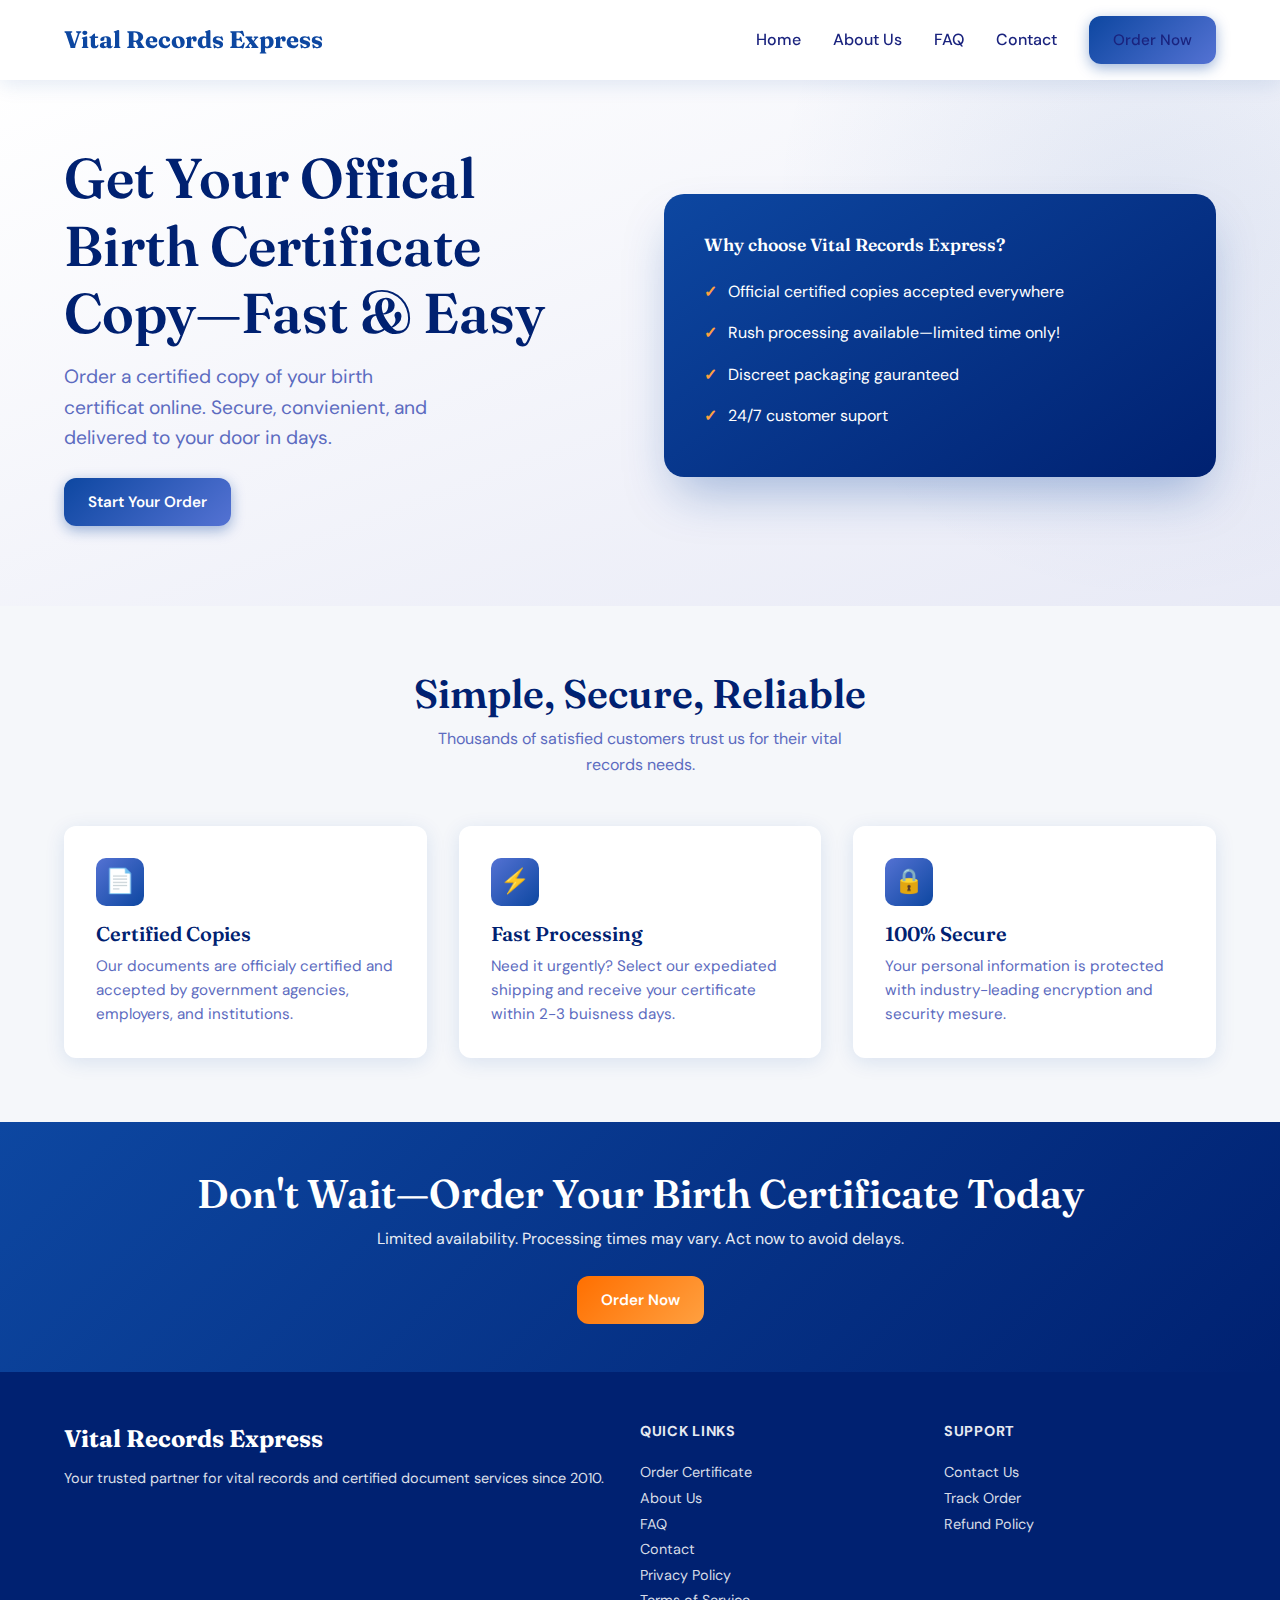
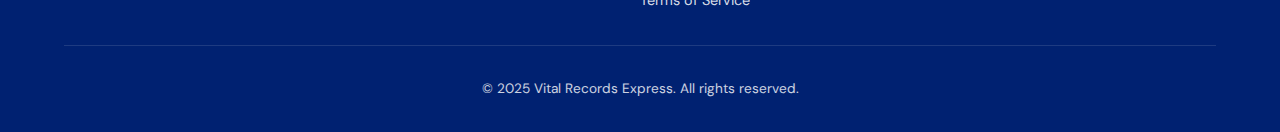
<file: index.html>
<!DOCTYPE html>
<html lang="en">
<head>
  <meta charset="UTF-8">
  <meta name="viewport" content="width=device-width, initial-scale=1.0">
  <title>Vital Records Express – Official Birth Certificat Copies</title>
  <link rel="preconnect" href="https://fonts.googleapis.com">
  <link rel="preconnect" href="https://fonts.gstatic.com" crossorigin>
  <link href="https://fonts.googleapis.com/css2?family=DM+Sans:ital,opsz,wght@0,9..40,400;0,9..40,500;0,9..40,600;0,9..40,700&family=Fraunces:opsz,wght@9..144,600;9..144,700&display=swap" rel="stylesheet">
  <link rel="stylesheet" href="css/styles.css">
</head>
<body>
  <header class="site-header">
    <div class="container">
      <a href="index.html" class="logo">Vital Records Express</a>
      <nav class="nav-main">
        <a href="index.html">Home</a>
        <a href="about.html">About Us</a>
        <a href="faq.html">FAQ</a>
        <a href="contact.html">Contact</a>
        <a href="order.html" class="btn btn-primary">Order Now</a>
      </nav>
    </div>
  </header>

  <main>
    <section class="hero">
      <div class="container">
        <div class="hero-content">
          <h1>Get Your Offical Birth Certificate Copy—Fast &amp; Easy</h1>
          <p class="lead">Order a certified copy of your birth certificat online. Secure, convienient, and delivered to your door in days.</p>
          <a href="order.html" class="btn btn-primary">Start Your Order</a>
        </div>
        <div class="hero-visual">
          <h3>Why choose Vital Records Express?</h3>
          <ul>
            <li>Official certified copies accepted everywhere</li>
            <li>Rush processing available—limited time only!</li>
            <li>Discreet packaging gauranteed</li>
            <li>24/7 customer suport</li>
          </ul>
        </div>
      </div>
    </section>

    <section class="features">
      <div class="container">
        <div class="section-title">
          <h2>Simple, Secure, Reliable</h2>
          <p>Thousands of satisfied customers trust us for their vital records needs.</p>
        </div>
        <div class="features-grid">
          <div class="feature-card">
            <div class="icon">📄</div>
            <h3>Certified Copies</h3>
            <p>Our documents are officialy certified and accepted by government agencies, employers, and institutions.</p>
          </div>
          <div class="feature-card">
            <div class="icon">⚡</div>
            <h3>Fast Processing</h3>
            <p>Need it urgently? Select our expediated shipping and receive your certificate within 2-3 buisness days.</p>
          </div>
          <div class="feature-card">
            <div class="icon">🔒</div>
            <h3>100% Secure</h3>
            <p>Your personal information is protected with industry-leading encryption and security mesure.</p>
          </div>
        </div>
      </div>
    </section>

    <section class="cta-strip">
      <div class="container">
        <h2>Don't Wait—Order Your Birth Certificate Today</h2>
        <p>Limited availability. Processing times may vary. Act now to avoid delays.</p>
        <a href="order.html" class="btn btn-accent">Order Now</a>
      </div>
    </section>
  </main>

  <footer class="site-footer">
    <div class="container">
      <div class="footer-grid">
        <div class="footer-brand">
          <div class="logo">Vital Records Express</div>
          <p>Your trusted partner for vital records and certified document services since 2010.</p>
        </div>
        <div class="footer-links">
          <h4>Quick Links</h4>
          <ul>
            <li><a href="order.html">Order Certificate</a></li>
            <li><a href="about.html">About Us</a></li>
            <li><a href="faq.html">FAQ</a></li>
            <li><a href="contact.html">Contact</a></li>
            <li><a href="privacy.html">Privacy Policy</a></li>
            <li><a href="terms.html">Terms of Service</a></li>
          </ul>
        </div>
        <div class="footer-links">
          <h4>Support</h4>
          <ul>
            <li><a href="contact.html">Contact Us</a></li>
            <li><a href="track.html">Track Order</a></li>
            <li><a href="refunds.html">Refund Policy</a></li>
          </ul>
        </div>
      </div>
      <div class="footer-bottom">
        <p>&copy; 2025 Vital Records Express. All rights reserved.</p>
      </div>
    </div>
  </footer>
</body>
</html>
</file>
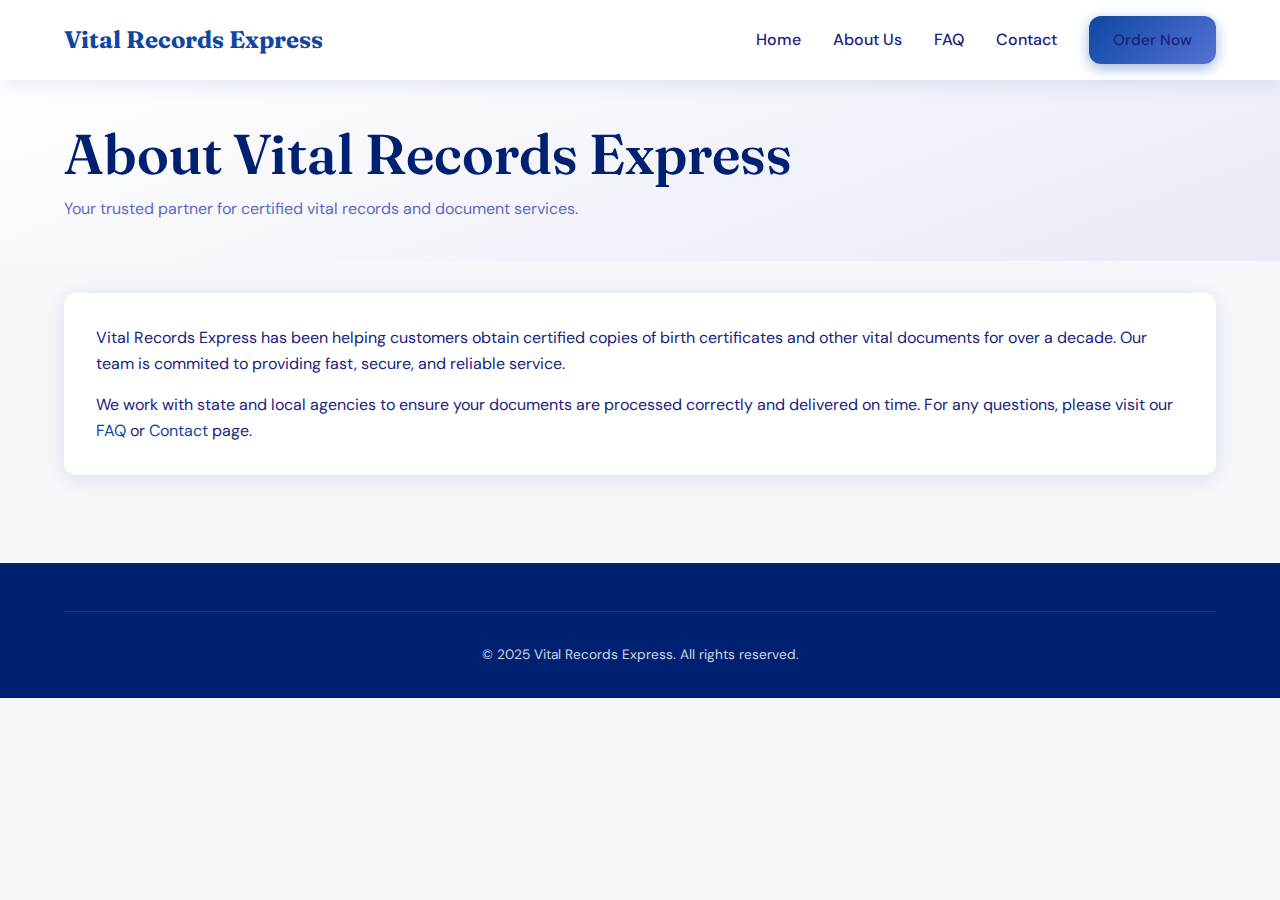
<file: about.html>
<!DOCTYPE html>
<html lang="en">
<head>
  <meta charset="UTF-8">
  <meta name="viewport" content="width=device-width, initial-scale=1.0">
  <title>About Us – Vital Records Express</title>
  <link rel="preconnect" href="https://fonts.googleapis.com">
  <link rel="preconnect" href="https://fonts.gstatic.com" crossorigin>
  <link href="https://fonts.googleapis.com/css2?family=DM+Sans:ital,opsz,wght@0,9..40,400;0,9..40,500;0,9..40,600;0,9..40,700&family=Fraunces:opsz,wght@9..144,600;9..144,700&display=swap" rel="stylesheet">
  <link rel="stylesheet" href="css/styles.css">
</head>
<body>
  <header class="site-header">
    <div class="container">
      <a href="index.html" class="logo">Vital Records Express</a>
      <nav class="nav-main">
        <a href="index.html">Home</a>
        <a href="about.html">About Us</a>
        <a href="faq.html">FAQ</a>
        <a href="contact.html">Contact</a>
        <a href="order.html" class="btn btn-primary">Order Now</a>
      </nav>
    </div>
  </header>

  <main>
    <div class="page-header">
      <div class="container">
        <h1>About Vital Records Express</h1>
        <p>Your trusted partner for certified vital records and document services.</p>
      </div>
    </div>
    <div class="container" style="padding-bottom: 4rem;">
      <div class="card">
        <p>Vital Records Express has been helping customers obtain certified copies of birth certificates and other vital documents for over a decade. Our team is commited to providing fast, secure, and reliable service.</p>
        <p style="margin-top: 1rem;">We work with state and local agencies to ensure your documents are processed correctly and delivered on time. For any questions, please visit our <a href="faq.html">FAQ</a> or <a href="contact.html">Contact</a> page.</p>
      </div>
    </div>
  </main>

  <footer class="site-footer">
    <div class="container">
      <div class="footer-bottom">
        <p>&copy; 2025 Vital Records Express. All rights reserved.</p>
      </div>
    </div>
  </footer>
</body>
</html>
</file>
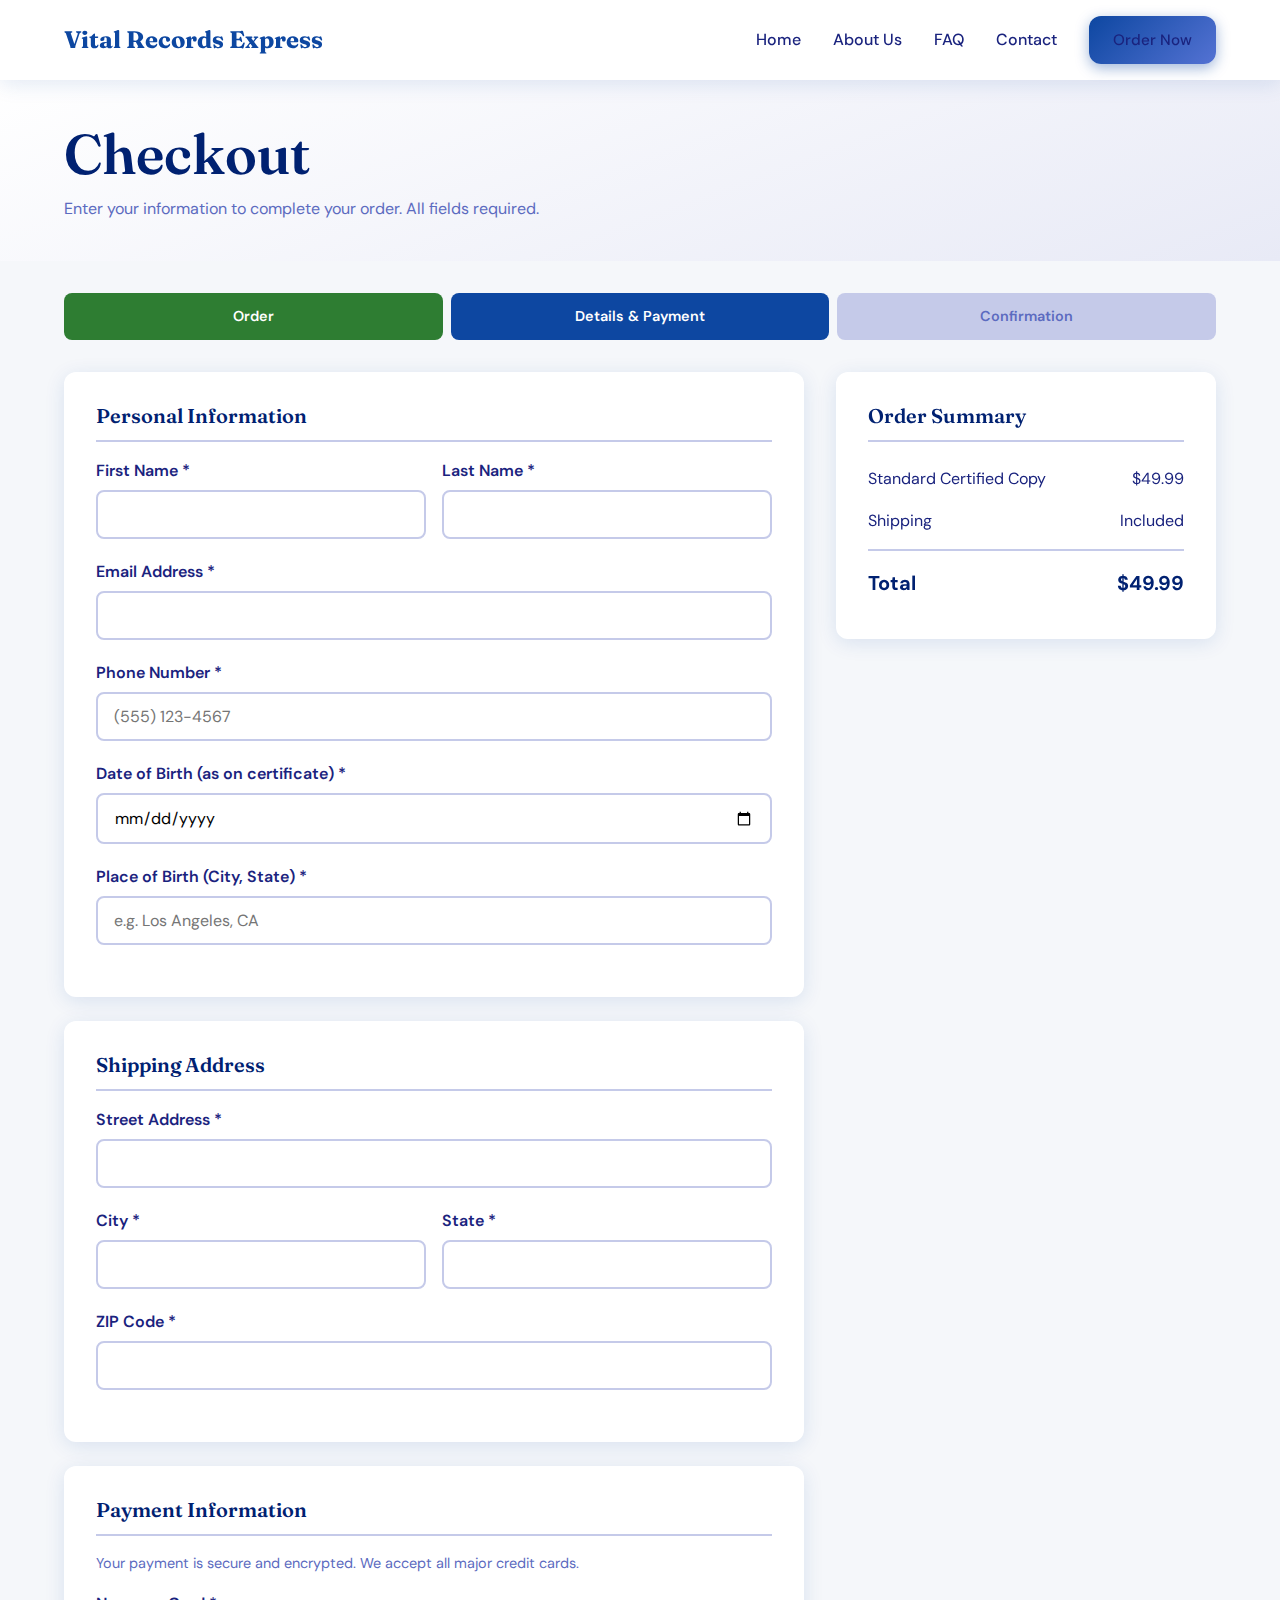
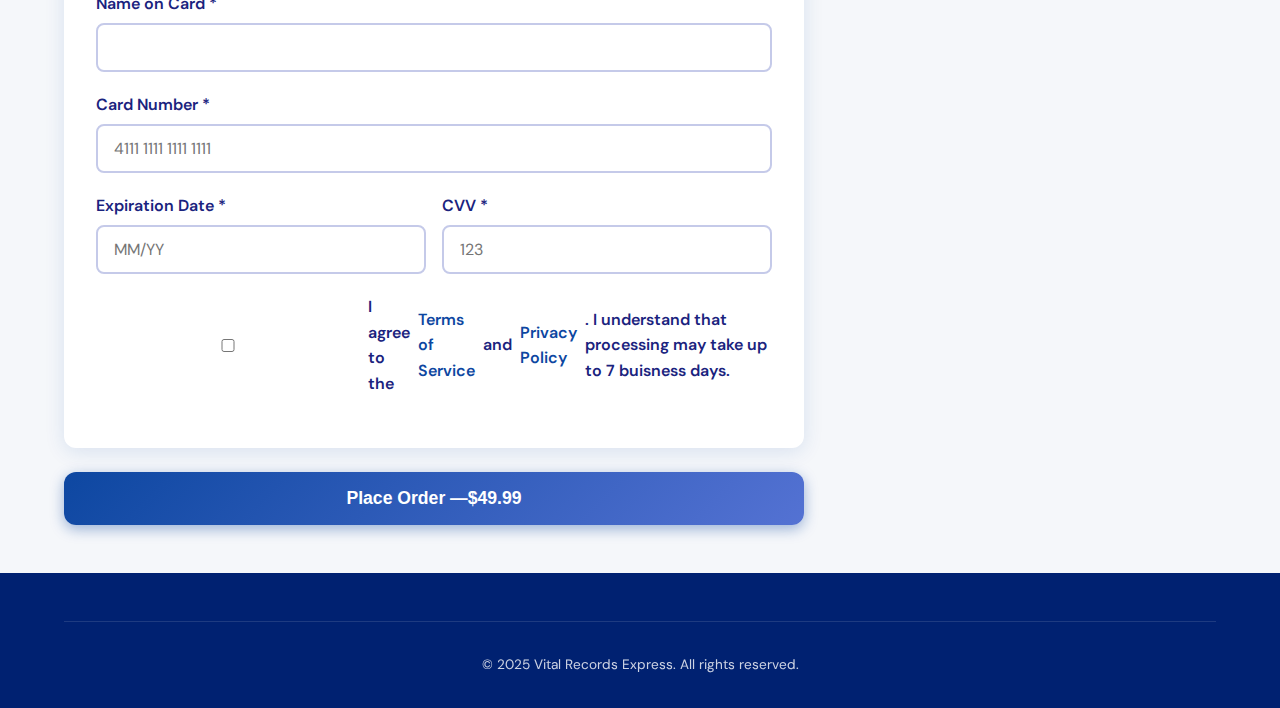
<file: checkout.html>
<!DOCTYPE html>
<html lang="en">
<head>
  <meta charset="UTF-8">
  <meta name="viewport" content="width=device-width, initial-scale=1.0">
  <title>Checkout – Vital Records Express</title>
  <link rel="preconnect" href="https://fonts.googleapis.com">
  <link rel="preconnect" href="https://fonts.gstatic.com" crossorigin>
  <link href="https://fonts.googleapis.com/css2?family=DM+Sans:ital,opsz,wght@0,9..40,400;0,9..40,500;0,9..40,600;0,9..40,700&family=Fraunces:opsz,wght@9..144,600;9..144,700&display=swap" rel="stylesheet">
  <link rel="stylesheet" href="css/styles.css">
</head>
<body>
  <header class="site-header">
    <div class="container">
      <a href="index.html" class="logo">Vital Records Express</a>
      <nav class="nav-main">
        <a href="index.html">Home</a>
        <a href="about.html">About Us</a>
        <a href="faq.html">FAQ</a>
        <a href="contact.html">Contact</a>
        <a href="order.html" class="btn btn-primary">Order Now</a>
      </nav>
    </div>
  </header>

  <main>
    <div class="page-header">
      <div class="container">
        <h1>Checkout</h1>
        <p>Enter your information to complete your order. All fields required.</p>
      </div>
    </div>

    <div class="container">
      <div class="steps">
        <div class="step done">Order</div>
        <div class="step active">Details &amp; Payment</div>
        <div class="step">Confirmation</div>
      </div>

      <form id="checkout-form" action="confirmation.html" method="GET">
        <input type="hidden" name="product" id="hid-product" value="">
        <input type="hidden" name="price" id="hid-price" value="">
        <input type="hidden" name="orderId" id="hid-orderId" value="">

        <div class="checkout-layout">
          <div>
            <div class="card">
              <h3>Personal Information</h3>
              <div class="form-row">
                <div class="form-group">
                  <label for="first">First Name *</label>
                  <input type="text" id="first" name="firstName" required>
                </div>
                <div class="form-group">
                  <label for="last">Last Name *</label>
                  <input type="text" id="last" name="lastName" required>
                </div>
              </div>
              <div class="form-group">
                <label for="email">Email Address *</label>
                <input type="email" id="email" name="email" required>
              </div>
              <div class="form-group">
                <label for="phone">Phone Number *</label>
                <input type="tel" id="phone" name="phone" placeholder="(555) 123-4567" required>
              </div>
              <div class="form-group">
                <label for="dob">Date of Birth (as on certificate) *</label>
                <input type="date" id="dob" name="dob" required>
              </div>
              <div class="form-group">
                <label for="birthplace">Place of Birth (City, State) *</label>
                <input type="text" id="birthplace" name="birthplace" placeholder="e.g. Los Angeles, CA" required>
              </div>
            </div>

            <div class="card">
              <h3>Shipping Address</h3>
              <div class="form-group">
                <label for="address">Street Address *</label>
                <input type="text" id="address" name="address" required>
              </div>
              <div class="form-row">
                <div class="form-group">
                  <label for="city">City *</label>
                  <input type="text" id="city" name="city" required>
                </div>
                <div class="form-group">
                  <label for="state">State *</label>
                  <input type="text" id="state" name="state" required>
                </div>
              </div>
              <div class="form-group">
                <label for="zip">ZIP Code *</label>
                <input type="text" id="zip" name="zip" required>
              </div>
            </div>

            <div class="card">
              <h3>Payment Information</h3>
              <p style="color: var(--text-muted); font-size: 0.9rem; margin-bottom: 1rem;">Your payment is secure and encrypted. We accept all major credit cards.</p>
              <div class="form-group">
                <label for="cardname">Name on Card *</label>
                <input type="text" id="cardname" name="cardName" required>
              </div>
              <div class="form-group">
                <label for="cardnum">Card Number *</label>
                <input type="text" id="cardnum" name="cardNumber" placeholder="4111 1111 1111 1111" maxlength="19" required>
              </div>
              <div class="form-row">
                <div class="form-group">
                  <label for="expiry">Expiration Date *</label>
                  <input type="text" id="expiry" name="expiry" placeholder="MM/YY" maxlength="5" required>
                </div>
                <div class="form-group">
                  <label for="cvv">CVV *</label>
                  <input type="text" id="cvv" name="cvv" placeholder="123" maxlength="4" required>
                </div>
              </div>
              <div class="form-group">
                <label style="display: flex; align-items: center; gap: 0.5rem; cursor: pointer;">
                  <input type="checkbox" name="terms" required>
                  I agree to the <a href="terms.html" target="_blank">Terms of Service</a> and <a href="privacy.html" target="_blank">Privacy Policy</a>. I understand that processing may take up to 7 buisness days.
                </label>
              </div>
            </div>

            <button type="submit" class="btn btn-primary" style="width: 100%; padding: 1rem; font-size: 1.1rem;">Place Order — <span id="btn-total">$0.00</span></button>
          </div>

          <div class="order-summary">
            <div class="card">
              <h3>Order Summary</h3>
              <div class="summary-row">
                <span id="sum-service">Standard Certified Copy</span>
                <span id="sum-price">$49.99</span>
              </div>
              <div class="summary-row">
                <span>Shipping</span>
                <span>Included</span>
              </div>
              <div class="summary-row total">
                <span>Total</span>
                <span id="sum-total">$49.99</span>
              </div>
            </div>
          </div>
        </div>
      </form>
    </div>
  </main>

  <footer class="site-footer">
    <div class="container">
      <div class="footer-bottom">
        <p>&copy; 2025 Vital Records Express. All rights reserved.</p>
      </div>
    </div>
  </footer>

  <script>
    const params = new URLSearchParams(window.location.search);
    const product = params.get('product') || 'standard';
    const price = params.get('price') || '49.99';

    const productNames = {
      standard: 'Standard Certified Copy',
      rush: 'Rush Processing',
      overnight: 'Overnight Delivery'
    };

    document.getElementById('hid-product').value = product;
    document.getElementById('hid-price').value = price;
    document.getElementById('sum-service').textContent = productNames[product] || productNames.standard;
    document.getElementById('sum-price').textContent = '$' + parseFloat(price).toFixed(2);
    document.getElementById('sum-total').textContent = '$' + parseFloat(price).toFixed(2);
    document.getElementById('btn-total').textContent = '$' + parseFloat(price).toFixed(2);

    document.getElementById('checkout-form').addEventListener('submit', function(e) {
      e.preventDefault();
      const orderId = 'VRE-' + Date.now();
      document.getElementById('hid-orderId').value = orderId;
      const url = 'confirmation.html?orderId=' + orderId + '&product=' + product + '&price=' + price;
      window.location.href = url;
    });
  </script>
</body>
</html>
</file>
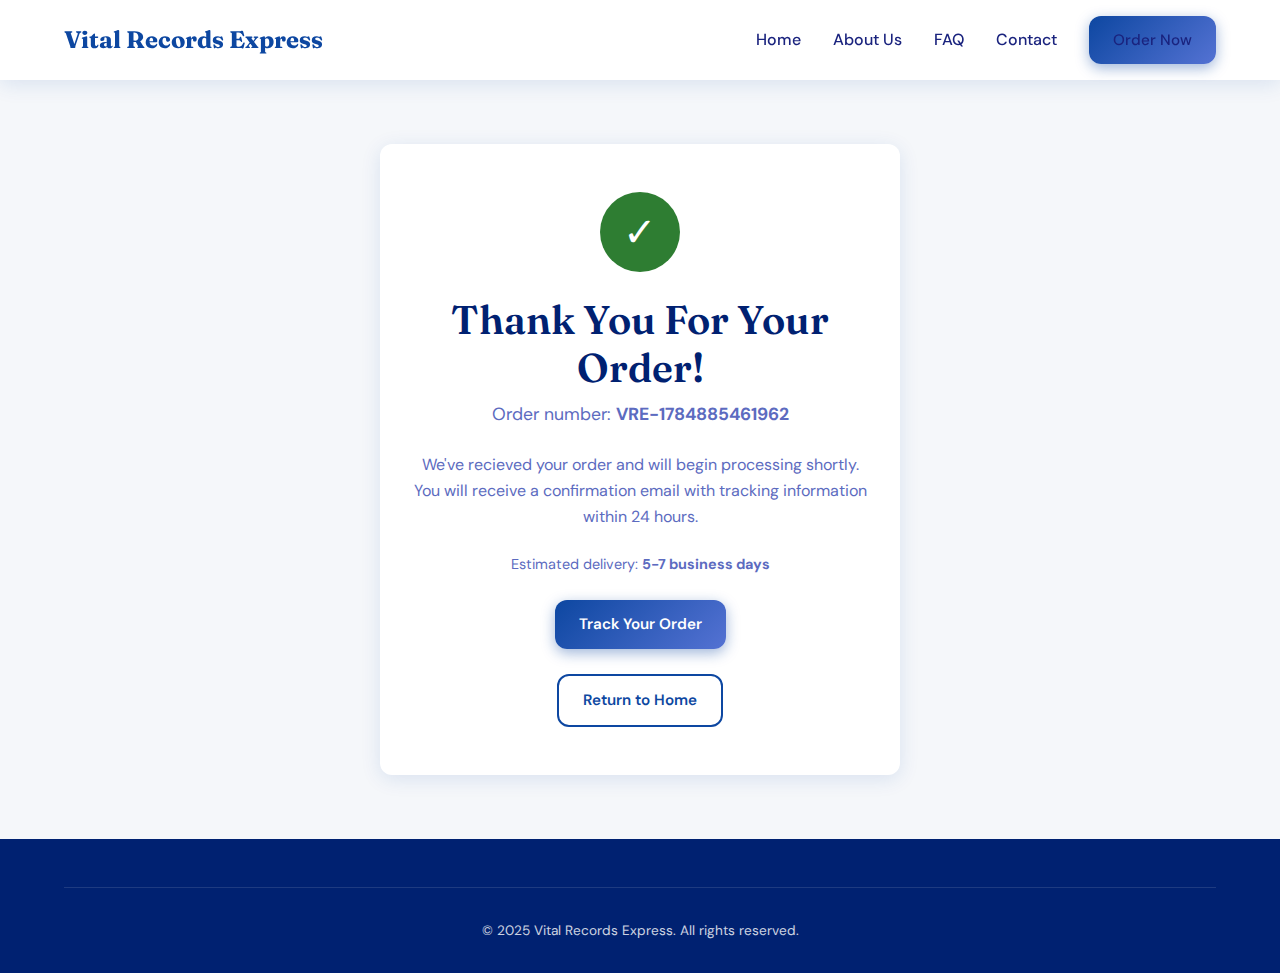
<file: confirmation.html>
<!DOCTYPE html>
<html lang="en">
<head>
  <meta charset="UTF-8">
  <meta name="viewport" content="width=device-width, initial-scale=1.0">
  <title>Order Confirmed – Vital Records Express</title>
  <link rel="preconnect" href="https://fonts.googleapis.com">
  <link rel="preconnect" href="https://fonts.gstatic.com" crossorigin>
  <link href="https://fonts.googleapis.com/css2?family=DM+Sans:ital,opsz,wght@0,9..40,400;0,9..40,500;0,9..40,600;0,9..40,700&family=Fraunces:opsz,wght@9..144,600;9..144,700&display=swap" rel="stylesheet">
  <link rel="stylesheet" href="css/styles.css">
</head>
<body>
  <header class="site-header">
    <div class="container">
      <a href="index.html" class="logo">Vital Records Express</a>
      <nav class="nav-main">
        <a href="index.html">Home</a>
        <a href="about.html">About Us</a>
        <a href="faq.html">FAQ</a>
        <a href="contact.html">Contact</a>
        <a href="order.html" class="btn btn-primary">Order Now</a>
      </nav>
    </div>
  </header>

  <main>
    <div class="container" style="padding: 4rem 1.5rem;">
      <div class="confirmation-box" style="max-width: 520px; margin: 0 auto;">
        <div class="icon-success">✓</div>
        <h2>Thank You For Your Order!</h2>
        <p class="order-id">Order number: <strong id="conf-order-id">—</strong></p>
        <p style="color: var(--text-muted); margin-bottom: 1.5rem;">We've recieved your order and will begin processing shortly. You will receive a confirmation email with tracking information within 24 hours.</p>
        <p style="font-size: 0.9rem; color: var(--text-muted); margin-bottom: 1.5rem;">Estimated delivery: <strong id="conf-delivery">5-7 business days</strong></p>
        <a href="track.html" class="btn btn-primary">Track Your Order</a>
        <br><br>
        <a href="index.html" class="btn btn-outline">Return to Home</a>
      </div>
    </div>
  </main>

  <footer class="site-footer">
    <div class="container">
      <div class="footer-bottom">
        <p>&copy; 2025 Vital Records Express. All rights reserved.</p>
      </div>
    </div>
  </footer>

  <script>
    const params = new URLSearchParams(window.location.search);
    const orderId = params.get('orderId') || 'VRE-' + Date.now();
    const product = params.get('product') || 'standard';
    const delivery = { standard: '5-7 business days', rush: '2-3 business days', overnight: 'Next business day' };

    document.getElementById('conf-order-id').textContent = orderId;
    document.getElementById('conf-delivery').textContent = delivery[product] || delivery.standard;
  </script>
</body>
</html>
</file>
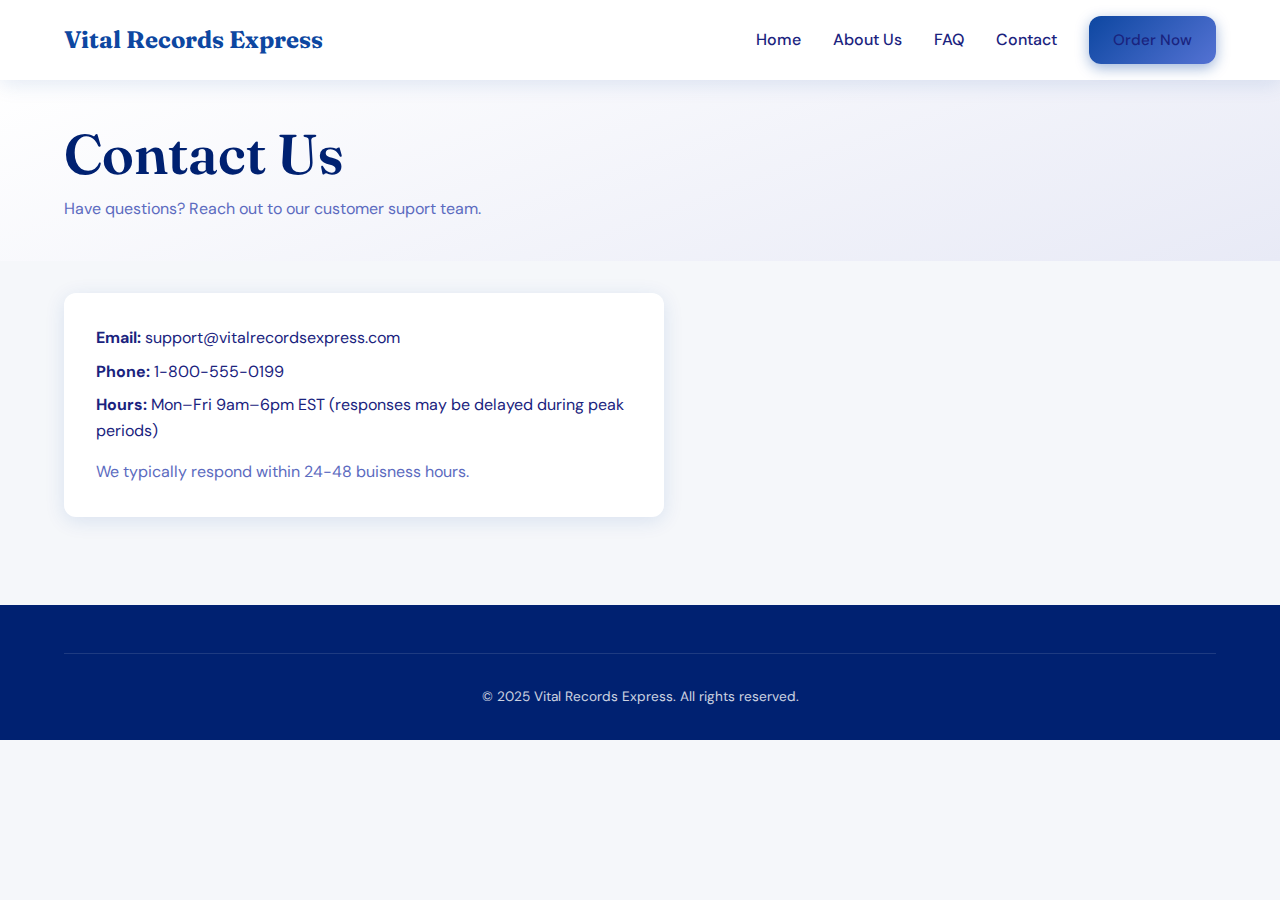
<file: contact.html>
<!DOCTYPE html>
<html lang="en">
<head>
  <meta charset="UTF-8">
  <meta name="viewport" content="width=device-width, initial-scale=1.0">
  <title>Contact Us – Vital Records Express</title>
  <link rel="preconnect" href="https://fonts.googleapis.com">
  <link rel="preconnect" href="https://fonts.gstatic.com" crossorigin>
  <link href="https://fonts.googleapis.com/css2?family=DM+Sans:ital,opsz,wght@0,9..40,400;0,9..40,500;0,9..40,600;0,9..40,700&family=Fraunces:opsz,wght@9..144,600;9..144,700&display=swap" rel="stylesheet">
  <link rel="stylesheet" href="css/styles.css">
</head>
<body>
  <header class="site-header">
    <div class="container">
      <a href="index.html" class="logo">Vital Records Express</a>
      <nav class="nav-main">
        <a href="index.html">Home</a>
        <a href="about.html">About Us</a>
        <a href="faq.html">FAQ</a>
        <a href="contact.html">Contact</a>
        <a href="order.html" class="btn btn-primary">Order Now</a>
      </nav>
    </div>
  </header>

  <main>
    <div class="page-header">
      <div class="container">
        <h1>Contact Us</h1>
        <p>Have questions? Reach out to our customer suport team.</p>
      </div>
    </div>
    <div class="container" style="padding-bottom: 4rem;">
      <div class="card" style="max-width: 600px;">
        <p><strong>Email:</strong> support@vitalrecordsexpress.com</p>
        <p style="margin-top: 0.5rem;"><strong>Phone:</strong> 1-800-555-0199</p>
        <p style="margin-top: 0.5rem;"><strong>Hours:</strong> Mon–Fri 9am–6pm EST (responses may be delayed during peak periods)</p>
        <p style="margin-top: 1rem; color: var(--text-muted);">We typically respond within 24-48 buisness hours.</p>
      </div>
    </div>
  </main>

  <footer class="site-footer">
    <div class="container">
      <div class="footer-bottom">
        <p>&copy; 2025 Vital Records Express. All rights reserved.</p>
      </div>
    </div>
  </footer>
</body>
</html>
</file>
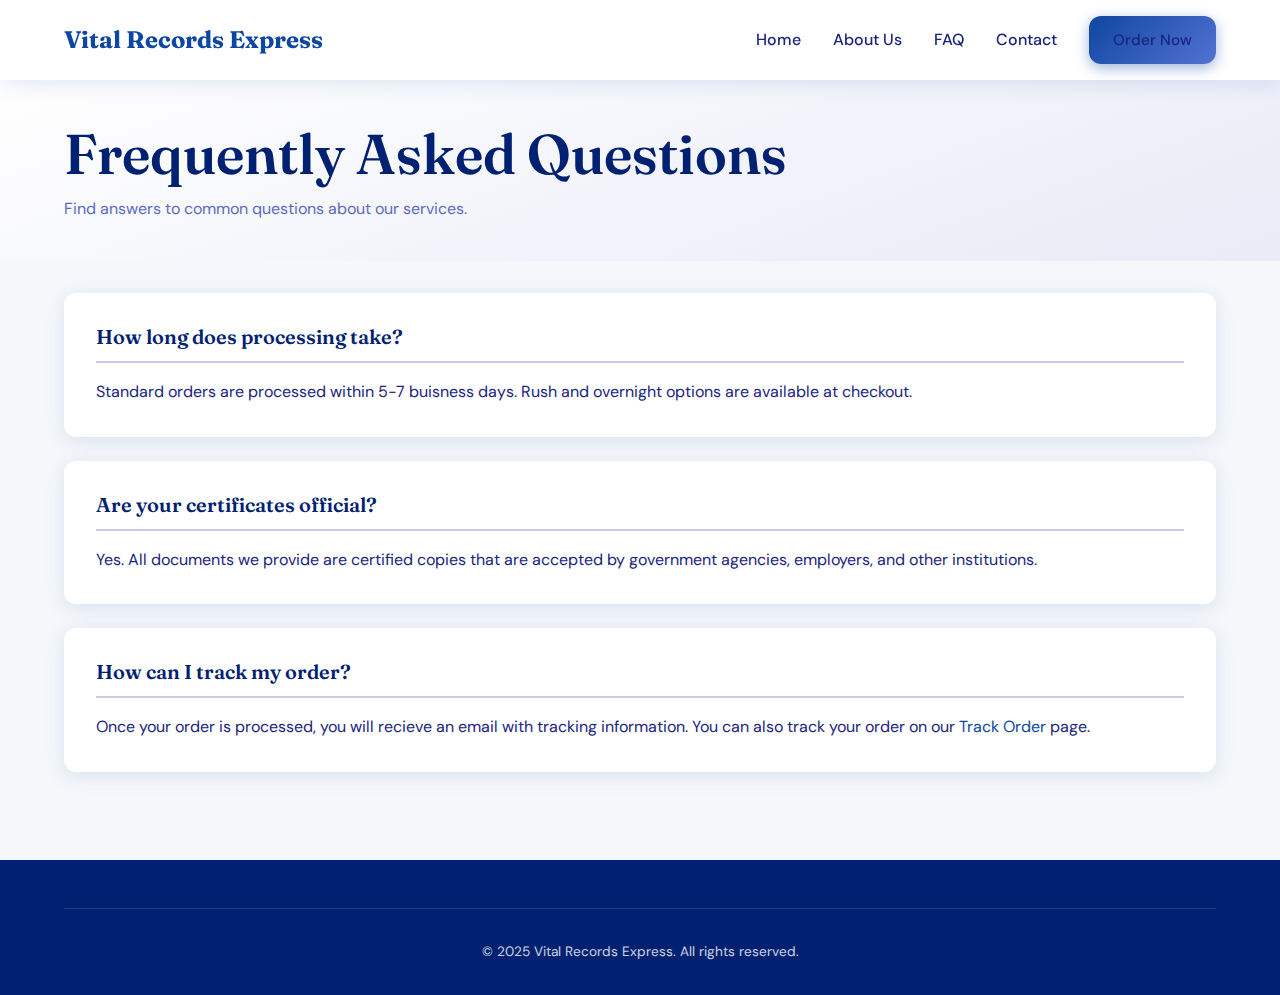
<file: faq.html>
<!DOCTYPE html>
<html lang="en">
<head>
  <meta charset="UTF-8">
  <meta name="viewport" content="width=device-width, initial-scale=1.0">
  <title>FAQ – Vital Records Express</title>
  <link rel="preconnect" href="https://fonts.googleapis.com">
  <link rel="preconnect" href="https://fonts.gstatic.com" crossorigin>
  <link href="https://fonts.googleapis.com/css2?family=DM+Sans:ital,opsz,wght@0,9..40,400;0,9..40,500;0,9..40,600;0,9..40,700&family=Fraunces:opsz,wght@9..144,600;9..144,700&display=swap" rel="stylesheet">
  <link rel="stylesheet" href="css/styles.css">
</head>
<body>
  <header class="site-header">
    <div class="container">
      <a href="index.html" class="logo">Vital Records Express</a>
      <nav class="nav-main">
        <a href="index.html">Home</a>
        <a href="about.html">About Us</a>
        <a href="faq.html">FAQ</a>
        <a href="contact.html">Contact</a>
        <a href="order.html" class="btn btn-primary">Order Now</a>
      </nav>
    </div>
  </header>

  <main>
    <div class="page-header">
      <div class="container">
        <h1>Frequently Asked Questions</h1>
        <p>Find answers to common questions about our services.</p>
      </div>
    </div>
    <div class="container" style="padding-bottom: 4rem;">
      <div class="card">
        <h3>How long does processing take?</h3>
        <p>Standard orders are processed within 5-7 buisness days. Rush and overnight options are available at checkout.</p>
      </div>
      <div class="card">
        <h3>Are your certificates official?</h3>
        <p>Yes. All documents we provide are certified copies that are accepted by government agencies, employers, and other institutions.</p>
      </div>
      <div class="card">
        <h3>How can I track my order?</h3>
        <p>Once your order is processed, you will recieve an email with tracking information. You can also track your order on our <a href="track.html">Track Order</a> page.</p>
      </div>
    </div>
  </main>

  <footer class="site-footer">
    <div class="container">
      <div class="footer-bottom">
        <p>&copy; 2025 Vital Records Express. All rights reserved.</p>
      </div>
    </div>
  </footer>
</body>
</html>
</file>
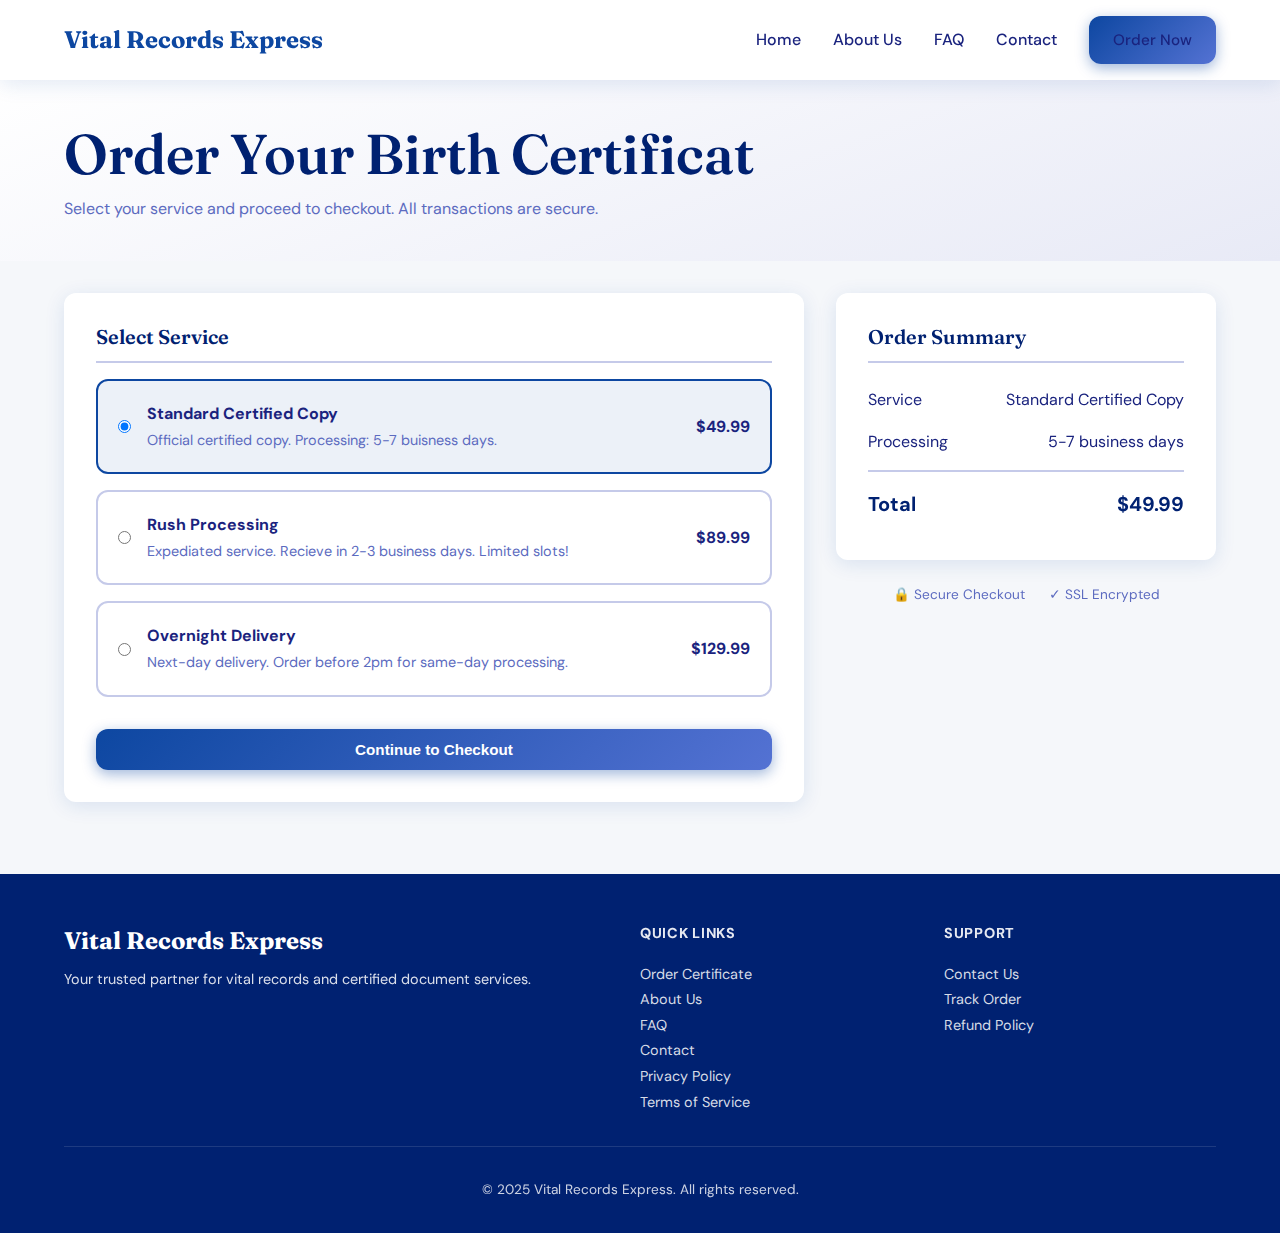
<file: order.html>
<!DOCTYPE html>
<html lang="en">
<head>
  <meta charset="UTF-8">
  <meta name="viewport" content="width=device-width, initial-scale=1.0">
  <title>Order Birth Certificate – Vital Records Express</title>
  <link rel="preconnect" href="https://fonts.googleapis.com">
  <link rel="preconnect" href="https://fonts.gstatic.com" crossorigin>
  <link href="https://fonts.googleapis.com/css2?family=DM+Sans:ital,opsz,wght@0,9..40,400;0,9..40,500;0,9..40,600;0,9..40,700&family=Fraunces:opsz,wght@9..144,600;9..144,700&display=swap" rel="stylesheet">
  <link rel="stylesheet" href="css/styles.css">
</head>
<body>
  <header class="site-header">
    <div class="container">
      <a href="index.html" class="logo">Vital Records Express</a>
      <nav class="nav-main">
        <a href="index.html">Home</a>
        <a href="about.html">About Us</a>
        <a href="faq.html">FAQ</a>
        <a href="contact.html">Contact</a>
        <a href="order.html" class="btn btn-primary">Order Now</a>
      </nav>
    </div>
  </header>

  <main>
    <div class="page-header">
      <div class="container">
        <h1>Order Your Birth Certificat</h1>
        <p>Select your service and proceed to checkout. All transactions are secure.</p>
      </div>
    </div>

    <div class="container">
      <div class="checkout-layout">
        <div>
          <div class="card">
            <h3>Select Service</h3>
            <form id="order-form" action="checkout.html" method="GET">
              <div class="product-option selected" data-value="standard">
                <label style="display: flex; align-items: center; flex: 1; cursor: pointer;">
                  <input type="radio" name="product" value="standard" checked>
                  <div>
                    <strong>Standard Certified Copy</strong>
                    <br><span style="color: var(--text-muted); font-size: 0.9rem;">Official certified copy. Processing: 5-7 buisness days.</span>
                  </div>
                </label>
                <strong>$49.99</strong>
              </div>
              <div class="product-option" data-value="rush">
                <label style="display: flex; align-items: center; flex: 1; cursor: pointer;">
                  <input type="radio" name="product" value="rush">
                  <div>
                    <strong>Rush Processing</strong>
                    <br><span style="color: var(--text-muted); font-size: 0.9rem;">Expediated service. Recieve in 2-3 business days. Limited slots!</span>
                  </div>
                </label>
                <strong>$89.99</strong>
              </div>
              <div class="product-option" data-value="overnight">
                <label style="display: flex; align-items: center; flex: 1; cursor: pointer;">
                  <input type="radio" name="product" value="overnight">
                  <div>
                    <strong>Overnight Delivery</strong>
                    <br><span style="color: var(--text-muted); font-size: 0.9rem;">Next-day delivery. Order before 2pm for same-day processing.</span>
                  </div>
                </label>
                <strong>$129.99</strong>
              </div>
              <button type="submit" class="btn btn-primary" style="width: 100%; margin-top: 1rem;">Continue to Checkout</button>
            </form>
          </div>
        </div>
        <div class="order-summary">
          <div class="card">
            <h3>Order Summary</h3>
            <div class="summary-row">
              <span>Service</span>
              <span id="summary-service">Standard Certified Copy</span>
            </div>
            <div class="summary-row">
              <span>Processing</span>
              <span id="summary-processing">5-7 business days</span>
            </div>
            <div class="summary-row total">
              <span>Total</span>
              <span id="summary-total">$49.99</span>
            </div>
          </div>
          <div class="trust-badges">
            <span>🔒 Secure Checkout</span>
            <span>✓ SSL Encrypted</span>
          </div>
        </div>
      </div>
    </div>
  </main>

  <footer class="site-footer">
    <div class="container">
      <div class="footer-grid">
        <div class="footer-brand">
          <div class="logo">Vital Records Express</div>
          <p>Your trusted partner for vital records and certified document services.</p>
        </div>
        <div class="footer-links">
          <h4>Quick Links</h4>
          <ul>
            <li><a href="order.html">Order Certificate</a></li>
            <li><a href="about.html">About Us</a></li>
            <li><a href="faq.html">FAQ</a></li>
            <li><a href="contact.html">Contact</a></li>
            <li><a href="privacy.html">Privacy Policy</a></li>
            <li><a href="terms.html">Terms of Service</a></li>
          </ul>
        </div>
        <div class="footer-links">
          <h4>Support</h4>
          <ul>
            <li><a href="contact.html">Contact Us</a></li>
            <li><a href="track.html">Track Order</a></li>
            <li><a href="refunds.html">Refund Policy</a></li>
          </ul>
        </div>
      </div>
      <div class="footer-bottom">
        <p>&copy; 2025 Vital Records Express. All rights reserved.</p>
      </div>
    </div>
  </footer>

  <script>
    const products = {
      standard: { name: 'Standard Certified Copy', price: 49.99, processing: '5-7 buisness days' },
      rush: { name: 'Rush Processing', price: 89.99, processing: '2-3 business days' },
      overnight: { name: 'Overnight Delivery', price: 129.99, processing: 'Next business day' }
    };

    document.querySelectorAll('.product-option').forEach(el => {
      el.addEventListener('click', function() {
        document.querySelectorAll('.product-option').forEach(o => o.classList.remove('selected'));
        this.classList.add('selected');
        this.querySelector('input').checked = true;
        const val = this.dataset.value;
        document.getElementById('summary-service').textContent = products[val].name;
        document.getElementById('summary-processing').textContent = products[val].processing;
        document.getElementById('summary-total').textContent = '$' + products[val].price.toFixed(2);
      });
    });

    document.getElementById('order-form').addEventListener('submit', function(e) {
      const product = document.querySelector('input[name="product"]:checked').value;
      this.action = 'checkout.html?product=' + product + '&price=' + products[product].price;
    });
  </script>
</body>
</html>
</file>
<file: css/styles.css>
/* Vital Records Express - Demo Site Styles */
:root {
  --primary: #0d47a1;
  --primary-dark: #002171;
  --primary-light: #5472d3;
  --accent: #ff6f00;
  --accent-light: #ffa040;
  --surface: #f5f7fa;
  --white: #ffffff;
  --text: #1a237e;
  --text-muted: #5c6bc0;
  --success: #2e7d32;
  --border: #c5cae9;
  --shadow: 0 4px 20px rgba(13, 71, 161, 0.12);
  --radius: 12px;
  --font-sans: 'DM Sans', -apple-system, BlinkMacSystemFont, sans-serif;
  --font-display: 'Fraunces', Georgia, serif;
}

* {
  box-sizing: border-box;
  margin: 0;
  padding: 0;
}

html {
  scroll-behavior: smooth;
}

body {
  font-family: var(--font-sans);
  color: var(--text);
  background: var(--surface);
  line-height: 1.6;
  overflow-x: hidden;
}

/* Typography */
h1, h2, h3 {
  font-family: var(--font-display);
  font-weight: 600;
  line-height: 1.2;
}

h1 { font-size: clamp(2.25rem, 5vw, 3.5rem); }
h2 { font-size: clamp(1.75rem, 4vw, 2.5rem); }
h3 { font-size: 1.25rem; }

a {
  color: var(--primary);
  text-decoration: none;
  transition: color 0.2s;
}

a:hover {
  color: var(--primary-dark);
}

/* Layout */
.container {
  max-width: 1200px;
  margin: 0 auto;
  padding: 0 1.5rem;
}

/* Header */
.site-header {
  background: var(--white);
  box-shadow: var(--shadow);
  position: sticky;
  top: 0;
  z-index: 100;
}

.site-header .container {
  display: flex;
  align-items: center;
  justify-content: space-between;
  padding-top: 1rem;
  padding-bottom: 1rem;
}

.logo {
  font-family: var(--font-display);
  font-size: 1.5rem;
  font-weight: 700;
  color: var(--primary);
}

.nav-main {
  display: flex;
  align-items: center;
  gap: 2rem;
}

.nav-main a {
  font-weight: 500;
  color: var(--text);
}

.nav-main a:hover {
  color: var(--primary);
}

.btn {
  display: inline-flex;
  align-items: center;
  justify-content: center;
  padding: 0.75rem 1.5rem;
  font-weight: 600;
  font-size: 0.95rem;
  border-radius: var(--radius);
  border: none;
  cursor: pointer;
  transition: transform 0.15s, box-shadow 0.2s;
}

.btn:hover {
  transform: translateY(-1px);
}

.btn-primary {
  background: linear-gradient(135deg, var(--primary), var(--primary-light));
  color: var(--white);
  box-shadow: 0 4px 14px rgba(13, 71, 161, 0.4);
}

.btn-primary:hover {
  box-shadow: 0 6px 20px rgba(13, 71, 161, 0.5);
}

.btn-accent {
  background: linear-gradient(135deg, var(--accent), var(--accent-light));
  color: var(--white);
}

.btn-outline {
  background: transparent;
  color: var(--primary);
  border: 2px solid var(--primary);
}

/* Hero */
.hero {
  background: linear-gradient(160deg, var(--white) 0%, #e8eaf6 100%);
  padding: 4rem 0 5rem;
  position: relative;
  overflow: hidden;
}

.hero::before {
  content: '';
  position: absolute;
  top: -50%;
  right: -20%;
  width: 60%;
  height: 150%;
  background: radial-gradient(ellipse, rgba(13, 71, 161, 0.08) 0%, transparent 70%);
  pointer-events: none;
}

.hero .container {
  display: grid;
  grid-template-columns: 1fr 1fr;
  gap: 3rem;
  align-items: center;
  position: relative;
  z-index: 1;
}

.hero-content h1 {
  margin-bottom: 1rem;
  color: var(--primary-dark);
}

.hero-content .lead {
  font-size: 1.2rem;
  color: var(--text-muted);
  margin-bottom: 1.5rem;
  max-width: 28ch;
}

.hero-visual {
  background: linear-gradient(145deg, var(--primary) 0%, var(--primary-dark) 100%);
  border-radius: 20px;
  padding: 2.5rem;
  color: var(--white);
  box-shadow: 0 25px 50px -12px rgba(13, 71, 161, 0.35);
}

.hero-visual h3 {
  color: var(--white);
  margin-bottom: 1rem;
  font-size: 1.1rem;
}

.hero-visual ul {
  list-style: none;
}

.hero-visual li {
  padding: 0.5rem 0;
  padding-left: 1.5rem;
  position: relative;
}

.hero-visual li::before {
  content: '✓';
  position: absolute;
  left: 0;
  color: var(--accent-light);
  font-weight: bold;
}

/* Features */
.features {
  padding: 4rem 0;
}

.section-title {
  text-align: center;
  margin-bottom: 3rem;
}

.section-title h2 {
  color: var(--primary-dark);
  margin-bottom: 0.5rem;
}

.section-title p {
  color: var(--text-muted);
  max-width: 40ch;
  margin: 0 auto;
}

.features-grid {
  display: grid;
  grid-template-columns: repeat(auto-fit, minmax(280px, 1fr));
  gap: 2rem;
}

.feature-card {
  background: var(--white);
  padding: 2rem;
  border-radius: var(--radius);
  box-shadow: var(--shadow);
  transition: transform 0.2s, box-shadow 0.2s;
}

.feature-card:hover {
  transform: translateY(-4px);
  box-shadow: 0 12px 30px rgba(13, 71, 161, 0.15);
}

.feature-card .icon {
  width: 48px;
  height: 48px;
  background: linear-gradient(135deg, var(--primary-light), var(--primary));
  border-radius: 10px;
  display: flex;
  align-items: center;
  justify-content: center;
  color: var(--white);
  font-size: 1.5rem;
  margin-bottom: 1rem;
}

.feature-card h3 {
  color: var(--primary-dark);
  margin-bottom: 0.5rem;
}

.feature-card p {
  color: var(--text-muted);
  font-size: 0.95rem;
}

/* CTA strip */
.cta-strip {
  background: linear-gradient(135deg, var(--primary), var(--primary-dark));
  color: var(--white);
  padding: 3rem 0;
  text-align: center;
}

.cta-strip h2 {
  color: var(--white);
  margin-bottom: 0.5rem;
}

.cta-strip p {
  opacity: 0.9;
  margin-bottom: 1.5rem;
}

/* Footer */
.site-footer {
  background: var(--primary-dark);
  color: var(--white);
  padding: 3rem 0 2rem;
}

.footer-grid {
  display: grid;
  grid-template-columns: 2fr 1fr 1fr;
  gap: 2rem;
  margin-bottom: 2rem;
}

.footer-brand .logo {
  color: var(--white);
  margin-bottom: 0.5rem;
}

.footer-brand p {
  opacity: 0.85;
  font-size: 0.9rem;
}

.footer-links h4 {
  font-size: 0.9rem;
  text-transform: uppercase;
  letter-spacing: 0.05em;
  margin-bottom: 1rem;
  opacity: 0.9;
}

.footer-links ul {
  list-style: none;
}

.footer-links a {
  color: rgba(255,255,255,0.85);
  font-size: 0.9rem;
}

.footer-links a:hover {
  color: var(--white);
}

.footer-bottom {
  padding-top: 2rem;
  border-top: 1px solid rgba(255,255,255,0.15);
  font-size: 0.85rem;
  opacity: 0.8;
  text-align: center;
}

/* Page header (inner pages) */
.page-header {
  background: linear-gradient(160deg, var(--white), #e8eaf6);
  padding: 2.5rem 0;
  margin-bottom: 2rem;
}

.page-header h1 {
  color: var(--primary-dark);
}

.page-header p {
  color: var(--text-muted);
  margin-top: 0.5rem;
}

/* Forms */
.form-group {
  margin-bottom: 1.25rem;
}

.form-group label {
  display: block;
  font-weight: 600;
  margin-bottom: 0.4rem;
  color: var(--text);
}

.form-group input,
.form-group select,
.form-group textarea {
  width: 100%;
  padding: 0.75rem 1rem;
  border: 2px solid var(--border);
  border-radius: 8px;
  font-size: 1rem;
  font-family: inherit;
  transition: border-color 0.2s;
}

.form-group input:focus,
.form-group select:focus,
.form-group textarea:focus {
  outline: none;
  border-color: var(--primary);
}

.form-row {
  display: grid;
  grid-template-columns: 1fr 1fr;
  gap: 1rem;
}

/* Cards & checkout */
.card {
  background: var(--white);
  border-radius: var(--radius);
  box-shadow: var(--shadow);
  padding: 2rem;
  margin-bottom: 1.5rem;
}

.card h3 {
  margin-bottom: 1rem;
  color: var(--primary-dark);
  padding-bottom: 0.75rem;
  border-bottom: 2px solid var(--border);
}

/* Order / checkout layout */
.checkout-layout {
  display: grid;
  grid-template-columns: 1fr 380px;
  gap: 2rem;
  align-items: start;
  padding-bottom: 3rem;
}

.order-summary {
  position: sticky;
  top: 6rem;
}

.summary-row {
  display: flex;
  justify-content: space-between;
  padding: 0.5rem 0;
}

.summary-row.total {
  font-size: 1.25rem;
  font-weight: 700;
  color: var(--primary-dark);
  border-top: 2px solid var(--border);
  margin-top: 0.5rem;
  padding-top: 1rem;
}

/* Product selection */
.product-option {
  display: flex;
  align-items: center;
  justify-content: space-between;
  padding: 1.25rem;
  border: 2px solid var(--border);
  border-radius: var(--radius);
  margin-bottom: 1rem;
  cursor: pointer;
  transition: border-color 0.2s, background 0.2s;
}

.product-option:hover {
  border-color: var(--primary-light);
  background: rgba(13, 71, 161, 0.04);
}

.product-option.selected {
  border-color: var(--primary);
  background: rgba(13, 71, 161, 0.08);
}

.product-option input {
  margin-right: 1rem;
  width: auto;
}

/* Steps */
.steps {
  display: flex;
  gap: 0.5rem;
  margin-bottom: 2rem;
}

.step {
  flex: 1;
  padding: 0.75rem;
  text-align: center;
  background: var(--border);
  color: var(--text-muted);
  border-radius: 8px;
  font-weight: 600;
  font-size: 0.9rem;
}

.step.active {
  background: var(--primary);
  color: var(--white);
}

.step.done {
  background: var(--success);
  color: var(--white);
}

/* Confirmation */
.confirmation-box {
  text-align: center;
  padding: 3rem 2rem;
  background: var(--white);
  border-radius: var(--radius);
  box-shadow: var(--shadow);
}

.confirmation-box .icon-success {
  width: 80px;
  height: 80px;
  background: var(--success);
  color: var(--white);
  border-radius: 50%;
  display: flex;
  align-items: center;
  justify-content: center;
  font-size: 2.5rem;
  margin: 0 auto 1.5rem;
}

.confirmation-box h2 {
  color: var(--primary-dark);
  margin-bottom: 0.5rem;
}

.confirmation-box .order-id {
  font-size: 1.1rem;
  color: var(--text-muted);
  margin-bottom: 1.5rem;
}

/* Trust badges (intentionally slightly off for demo) */
.trust-badges {
  display: flex;
  gap: 1.5rem;
  justify-content: center;
  flex-wrap: wrap;
  margin-top: 1.5rem;
}

.trust-badges span {
  font-size: 0.85rem;
  color: var(--text-muted);
}

/* Responsive */
@media (max-width: 900px) {
  .hero .container {
    grid-template-columns: 1fr;
    text-align: center;
  }

  .hero-content .lead {
    margin-left: auto;
    margin-right: auto;
  }

  .checkout-layout {
    grid-template-columns: 1fr;
  }

  .order-summary {
    position: static;
  }

  .footer-grid {
    grid-template-columns: 1fr 1fr;
  }
}

@media (max-width: 600px) {
  .nav-main {
    gap: 1rem;
  }

  .form-row {
    grid-template-columns: 1fr;
  }

  .footer-grid {
    grid-template-columns: 1fr;
    text-align: center;
  }

  .steps .step {
    font-size: 0.75rem;
    padding: 0.5rem;
  }
}
</file>
